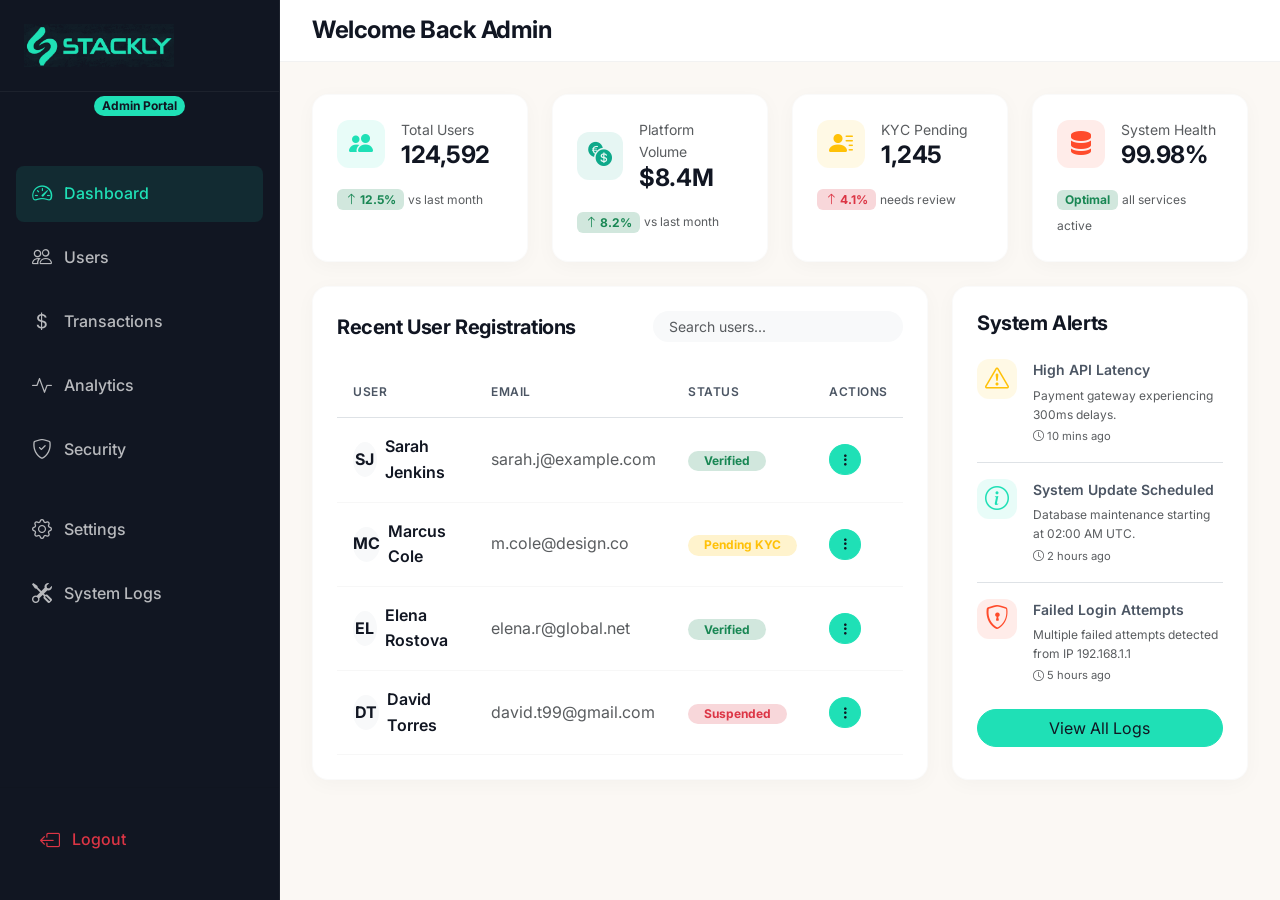
<file: admin-dashboard.html>
<!DOCTYPE html>
<html lang="en">

<head>
    <meta charset="UTF-8">
    <meta name="viewport" content="width=device-width, initial-scale=1.0">
    <title>STACKLY | Admin Dashboard</title>

    <link href="assets/css/bootstrap.min.css" rel="stylesheet">
    <link href="https://cdn.jsdelivr.net/npm/bootstrap-icons@1.11.1/font/bootstrap-icons.css" rel="stylesheet">
    
    <!-- Main styles and specific dashboard styles -->
    <link rel="stylesheet" href="assets/css/style.css">
    <link rel="stylesheet" href="assets/css/dashboard.css?v=1.1">
</head>

<body>
    <div class="dashboard-wrapper">
        <!-- Mobile Sidebar Overlay -->
        <div class="sidebar-overlay" id="sidebarOverlay"></div>

        <!-- Sidebar -->
        <aside class="dashboard-sidebar" id="sidebar">
            <a href="admin-dashboard.html" class="sidebar-brand">
                <img src="assets/images/logo-green.webp" alt="Stackly Logo" style="width: 150px;">
            </a>
            <div class="text-center mb-4"><span class="badge rounded-pill" style="background-color: #1fe0b6; color: #111622;">Admin Portal</span></div>
            
            <nav class="sidebar-nav">
                <a href="#" class="sidebar-link active" data-target="#dashboard">
                    <i class="bi bi-speedometer2"></i> Dashboard
                </a>
                <a href="#" class="sidebar-link" data-target="#users">
                    <i class="bi bi-people"></i> Users
                </a>
                <a href="#" class="sidebar-link" data-target="#transactions">
                    <i class="bi bi-currency-dollar"></i> Transactions
                </a>
                <a href="#" class="sidebar-link" data-target="#analytics">
                    <i class="bi bi-activity"></i> Analytics
                </a>
                <a href="#" class="sidebar-link" data-target="#security">
                    <i class="bi bi-shield-check"></i> Security
                </a>
                <a href="#" class="sidebar-link mt-4" data-target="#settings">
                    <i class="bi bi-gear"></i> Settings
                </a>
                <a href="#" class="sidebar-link" data-target="#logs">
                    <i class="bi bi-tools"></i> System Logs
                </a>
            </nav>

            <div class="sidebar-footer">
                <a href="login.html" class="sidebar-link text-danger">
                    <i class="bi bi-box-arrow-left"></i> Logout
                </a>
            </div>
        </aside>

        <!-- Main Content -->
        <main class="dashboard-main">
            <!-- Navbar -->
            <header class="dashboard-navbar">
                <div class="d-flex align-items-center gap-3">
                    <button class="mobile-toggle" id="mobileToggle">
                        <i class="bi bi-list"></i>
                    </button>
                    <h4 class="mb-0 fw-bold d-none d-sm-block" id="welcomeMessage">Welcome Back Admin</h4>
                </div>

                <div class="d-flex align-items-center gap-4">

                    <div class="navbar-profile">
                        <div class="text-end">
                            <p class="mb-0 fw-bold fs-6" id="userEmailDisplay" style="color: var(--text-main);"></p>
                        </div>
                    </div>
                </div>
            </header>

            <!-- Dashboard Content -->
            <div class="dashboard-content">
                
                <!-- Dashboard Section -->
                <section id="dashboard" class="tab-pane active">
                    <!-- KPI Row -->
                    <div class="row g-4 mb-4">
                        <div class="col-12 col-md-6 col-xl-3">
                            <div class="dash-card bg-glass">
                                <div class="d-flex align-items-center gap-3">
                                    <div class="dash-icon-box bg-light-primary">
                                        <i class="bi bi-people-fill"></i>
                                    </div>
                                    <div>
                                        <p class="text-muted mb-0" style="font-size: 0.875rem;">Total Users</p>
                                        <h4 class="fw-bold mb-0">124,592</h4>
                                    </div>
                                </div>
                                <div class="mt-3">
                                    <span class="badge bg-success-subtle text-success"><i class="bi bi-arrow-up"></i> 12.5%</span>
                                    <span class="text-muted" style="font-size: 0.75rem;">vs last month</span>
                                </div>
                            </div>
                        </div>

                        <div class="col-12 col-md-6 col-xl-3">
                            <div class="dash-card bg-glass">
                                <div class="d-flex align-items-center gap-3">
                                    <div class="dash-icon-box bg-light-purple">
                                        <i class="bi bi-currency-exchange"></i>
                                    </div>
                                    <div>
                                        <p class="text-muted mb-0" style="font-size: 0.875rem;">Platform Volume</p>
                                        <h4 class="fw-bold mb-0">$8.4M</h4>
                                    </div>
                                </div>
                                <div class="mt-3">
                                    <span class="badge bg-success-subtle text-success"><i class="bi bi-arrow-up"></i> 8.2%</span>
                                    <span class="text-muted" style="font-size: 0.75rem;">vs last month</span>
                                </div>
                            </div>
                        </div>

                        <div class="col-12 col-md-6 col-xl-3">
                            <div class="dash-card bg-glass">
                                <div class="d-flex align-items-center gap-3">
                                    <div class="dash-icon-box bg-light-warning">
                                        <i class="bi bi-person-lines-fill"></i>
                                    </div>
                                    <div>
                                        <p class="text-muted mb-0" style="font-size: 0.875rem;">KYC Pending</p>
                                        <h4 class="fw-bold mb-0">1,245</h4>
                                    </div>
                                </div>
                                <div class="mt-3">
                                    <span class="badge bg-danger-subtle text-danger"><i class="bi bi-arrow-up"></i> 4.1%</span>
                                    <span class="text-muted" style="font-size: 0.75rem;">needs review</span>
                                </div>
                            </div>
                        </div>

                        <div class="col-12 col-md-6 col-xl-3">
                            <div class="dash-card bg-glass">
                                <div class="d-flex align-items-center gap-3">
                                    <div class="dash-icon-box bg-light-danger">
                                        <i class="bi bi-server"></i>
                                    </div>
                                    <div>
                                        <p class="text-muted mb-0" style="font-size: 0.875rem;">System Health</p>
                                        <h4 class="fw-bold mb-0">99.98%</h4>
                                    </div>
                                </div>
                                <div class="mt-3">
                                    <span class="badge bg-success-subtle text-success">Optimal</span>
                                    <span class="text-muted" style="font-size: 0.75rem;">all services active</span>
                                </div>
                            </div>
                        </div>
                    </div>

                    <div class="row g-4">
                        <!-- User Management Table -->
                        <div class="col-12 col-xl-8">
                            <div class="dash-card bg-glass">
                                <div class="d-flex flex-column flex-sm-row justify-content-between align-items-start align-items-sm-center gap-3 mb-4">
                                    <h5 class="fw-bold mb-0">Recent User Registrations</h5>
                                    <div class="d-flex gap-2">
                                        <input type="text" id="userSearchInput" class="form-control form-control-sm bg-light border-0 rounded-pill px-3" placeholder="Search users...">
                                    </div>
                                </div>
                                <div class="table-responsive">
                                    <table class="table table-custom table-hover">
                                        <thead>
                                            <tr>
                                                <th>User</th>
                                                <th>Email</th>
                                                <th>Status</th>
                                                <th>Actions</th>
                                            </tr>
                                        </thead>
                                        <tbody id="userTableBody">
                                            <tr>
                                                <td>
                                                    <div class="d-flex align-items-center gap-2">
                                                        <div class="rounded-circle bg-light d-flex justify-content-center align-items-center fw-bold text-primary-violet" style="width: 35px; height: 35px;">SJ</div>
                                                        <span class="fw-semibold">Sarah Jenkins</span>
                                                    </div>
                                                </td>
                                                <td class="text-muted">sarah.j@example.com</td>
                                                <td><span class="badge bg-success-subtle text-success rounded-pill px-3">Verified</span></td>
                                                <td>
                                                    <a href="404.html" class="btn btn-sm btn-light rounded-circle d-inline-flex align-items-center justify-content-center"><i class="bi bi-three-dots-vertical"></i></a>
                                                </td>
                                            </tr>
                                            <tr>
                                                <td>
                                                    <div class="d-flex align-items-center gap-2">
                                                        <div class="rounded-circle bg-light d-flex justify-content-center align-items-center fw-bold text-primary-violet" style="width: 35px; height: 35px;">MC</div>
                                                        <span class="fw-semibold">Marcus Cole</span>
                                                    </div>
                                                </td>
                                                <td class="text-muted">m.cole@design.co</td>
                                                <td><span class="badge bg-warning-subtle text-warning rounded-pill px-3">Pending KYC</span></td>
                                                <td>
                                                    <a href="404.html" class="btn btn-sm btn-light rounded-circle d-inline-flex align-items-center justify-content-center"><i class="bi bi-three-dots-vertical"></i></a>
                                                </td>
                                            </tr>
                                            <tr>
                                                <td>
                                                    <div class="d-flex align-items-center gap-2">
                                                        <div class="rounded-circle bg-light d-flex justify-content-center align-items-center fw-bold text-primary-violet" style="width: 35px; height: 35px;">EL</div>
                                                        <span class="fw-semibold">Elena Rostova</span>
                                                    </div>
                                                </td>
                                                <td class="text-muted">elena.r@global.net</td>
                                                <td><span class="badge bg-success-subtle text-success rounded-pill px-3">Verified</span></td>
                                                <td>
                                                    <a href="404.html" class="btn btn-sm btn-light rounded-circle d-inline-flex align-items-center justify-content-center"><i class="bi bi-three-dots-vertical"></i></a>
                                                </td>
                                            </tr>
                                            <tr>
                                                <td>
                                                    <div class="d-flex align-items-center gap-2">
                                                        <div class="rounded-circle bg-light d-flex justify-content-center align-items-center fw-bold text-primary-violet" style="width: 35px; height: 35px;">DT</div>
                                                        <span class="fw-semibold">David Torres</span>
                                                    </div>
                                                </td>
                                                <td class="text-muted">david.t99@gmail.com</td>
                                                <td><span class="badge bg-danger-subtle text-danger rounded-pill px-3">Suspended</span></td>
                                                <td>
                                                    <a href="404.html" class="btn btn-sm btn-light rounded-circle d-inline-flex align-items-center justify-content-center"><i class="bi bi-three-dots-vertical"></i></a>
                                                </td>
                                            </tr>
                                        </tbody>
                                    </table>
                                </div>
                            </div>
                        </div>

                        <!-- System Alerts -->
                        <div class="col-12 col-xl-4">
                            <div class="dash-card bg-glass">
                                <h5 class="fw-bold mb-4">System Alerts</h5>
                                
                                <div class="d-flex gap-3 border-bottom pb-3 mb-3">
                                    <div class="dash-icon-box bg-light-warning" style="width: 40px; height: 40px; flex-shrink: 0;">
                                        <i class="bi bi-exclamation-triangle"></i>
                                    </div>
                                    <div>
                                        <p class="fw-semibold mb-1" style="font-size: 0.875rem;">High API Latency</p>
                                        <p class="text-muted mb-0" style="font-size: 0.75rem;">Payment gateway experiencing 300ms delays.</p>
                                        <p class="text-muted mt-1 mb-0" style="font-size: 0.7rem;"><i class="bi bi-clock"></i> 10 mins ago</p>
                                    </div>
                                </div>
                                
                                <div class="d-flex gap-3 border-bottom pb-3 mb-3">
                                    <div class="dash-icon-box bg-light-primary" style="width: 40px; height: 40px; flex-shrink: 0;">
                                        <i class="bi bi-info-circle"></i>
                                    </div>
                                    <div>
                                        <p class="fw-semibold mb-1" style="font-size: 0.875rem;">System Update Scheduled</p>
                                        <p class="text-muted mb-0" style="font-size: 0.75rem;">Database maintenance starting at 02:00 AM UTC.</p>
                                        <p class="text-muted mt-1 mb-0" style="font-size: 0.7rem;"><i class="bi bi-clock"></i> 2 hours ago</p>
                                    </div>
                                </div>
                                
                                <div class="d-flex gap-3">
                                    <div class="dash-icon-box bg-light-danger" style="width: 40px; height: 40px; flex-shrink: 0;">
                                        <i class="bi bi-shield-lock"></i>
                                    </div>
                                    <div>
                                        <p class="fw-semibold mb-1" style="font-size: 0.875rem;">Failed Login Attempts</p>
                                        <p class="text-muted mb-0" style="font-size: 0.75rem;">Multiple failed attempts detected from IP 192.168.1.1</p>
                                        <p class="text-muted mt-1 mb-0" style="font-size: 0.7rem;"><i class="bi bi-clock"></i> 5 hours ago</p>
                                    </div>
                                </div>
                                
                                <a href="404.html" class="btn btn-outline-dark w-100 mt-4 rounded-pill">View All Logs</a>
                            </div>
                        </div>
                    </div>
                </section>
                
                <!-- Users Section -->
                <section id="users" class="tab-pane">
                    <div class="dash-card bg-glass">
                        <div class="d-flex flex-column flex-sm-row justify-content-between align-items-start align-items-sm-center gap-3 mb-4">
                            <h3 class="fw-bold mb-0">User Directory</h3>
                            <button onclick="window.location.href='404.html'" class="btn btn-premium rounded-pill px-4">Export CSV</button>
                        </div>
                        <p class="text-muted mb-4">Manage all registered users on the platform.</p>
                        
                        <div class="table-responsive">
                            <table class="table table-custom table-hover">
                                <thead>
                                    <tr>
                                        <th>Name</th>
                                        <th>Email</th>
                                        <th>Role</th>
                                        <th>Status</th>
                                        <th>Joined Date</th>
                                        <th>Actions</th>
                                    </tr>
                                </thead>
                                <tbody>
                                    <tr>
                                        <td><strong>John Doe</strong></td>
                                        <td class="text-muted">john.d@example.com</td>
                                        <td>User</td>
                                        <td><span class="badge bg-success-subtle text-success rounded-pill px-3">Active</span></td>
                                        <td>Aug 10, 2026</td>
                                        <td><a href="404.html" class="btn btn-sm btn-outline-dark rounded-pill">Edit</a></td>
                                    </tr>
                                    <tr>
                                        <td><strong>Sarah Jenkins</strong></td>
                                        <td class="text-muted">sarah.j@example.com</td>
                                        <td>Pro User</td>
                                        <td><span class="badge bg-success-subtle text-success rounded-pill px-3">Active</span></td>
                                        <td>Jul 22, 2026</td>
                                        <td><a href="404.html" class="btn btn-sm btn-outline-dark rounded-pill">Edit</a></td>
                                    </tr>
                                    <tr>
                                        <td><strong>Marcus Cole</strong></td>
                                        <td class="text-muted">m.cole@design.co</td>
                                        <td>User</td>
                                        <td><span class="badge bg-warning-subtle text-warning rounded-pill px-3">Pending KYC</span></td>
                                        <td>Aug 15, 2026</td>
                                        <td><a href="404.html" class="btn btn-sm btn-outline-dark rounded-pill">Edit</a></td>
                                    </tr>
                                    <tr>
                                        <td><strong>David Torres</strong></td>
                                        <td class="text-muted">david.t99@gmail.com</td>
                                        <td>User</td>
                                        <td><span class="badge bg-danger-subtle text-danger rounded-pill px-3">Suspended</span></td>
                                        <td>Jan 05, 2026</td>
                                        <td><a href="404.html" class="btn btn-sm btn-outline-dark rounded-pill">Edit</a></td>
                                    </tr>
                                </tbody>
                            </table>
                        </div>
                    </div>
                </section>

                <!-- Transactions Section -->
                <section id="transactions" class="tab-pane">
                    <div class="dash-card bg-glass">
                        <div class="d-flex flex-column flex-sm-row justify-content-between align-items-start align-items-sm-center gap-3 mb-4">
                            <h3 class="fw-bold mb-0">Platform Transactions</h3>
                            <div class="d-flex gap-2">
                                <select id="txnFilterSelect" class="form-select form-select-sm border-0 bg-light rounded-pill px-3">
                                    <option value="all">All Types</option>
                                    <option value="deposit">Deposits</option>
                                    <option value="withdrawal">Withdrawals</option>
                                    <option value="transfer">Transfers</option>
                                </select>
                            </div>
                        </div>
                        <div class="table-responsive">
                            <table class="table table-custom table-hover">
                                <thead>
                                    <tr>
                                        <th>Txn ID</th>
                                        <th>User</th>
                                        <th>Type</th>
                                        <th>Amount</th>
                                        <th>Status</th>
                                        <th>Date</th>
                                    </tr>
                                </thead>
                                <tbody id="txnTableBody">
                                    <tr>
                                        <td>#TXN-8921</td>
                                        <td>Sarah Jenkins</td>
                                        <td>Deposit</td>
                                        <td class="fw-bold text-success">+$5,000.00</td>
                                        <td><span class="badge bg-success-subtle text-success px-2 rounded-pill">Completed</span></td>
                                        <td>Aug 21, 2026</td>
                                    </tr>
                                    <tr>
                                        <td>#TXN-8920</td>
                                        <td>Marcus Cole</td>
                                        <td>Withdrawal</td>
                                        <td class="fw-bold">-$1,250.00</td>
                                        <td><span class="badge bg-warning-subtle text-warning px-2 rounded-pill">Processing</span></td>
                                        <td>Aug 21, 2026</td>
                                    </tr>
                                    <tr>
                                        <td>#TXN-8919</td>
                                        <td>John Doe</td>
                                        <td>Transfer</td>
                                        <td class="fw-bold">-$450.00</td>
                                        <td><span class="badge bg-success-subtle text-success px-2 rounded-pill">Completed</span></td>
                                        <td>Aug 20, 2026</td>
                                    </tr>
                                </tbody>
                            </table>
                        </div>
                    </div>
                </section>

                <!-- Analytics Section -->
                <section id="analytics" class="tab-pane">
                    <div class="row g-4 mb-4">
                        <div class="col-12">
                            <h3 class="fw-bold mb-0">Platform Analytics</h3>
                        </div>
                        <div class="col-md-4">
                            <div class="dash-card bg-glass text-center">
                                <div class="dash-icon-box bg-light-primary mx-auto mb-3">
                                    <i class="bi bi-currency-dollar"></i>
                                </div>
                                <h2 class="fw-bold text-primary-violet">$2.4M</h2>
                                <p class="text-muted mb-0">Monthly Revenue</p>
                            </div>
                        </div>
                        <div class="col-md-4">
                            <div class="dash-card bg-glass text-center">
                                <div class="dash-icon-box bg-light-purple mx-auto mb-3">
                                    <i class="bi bi-person-plus"></i>
                                </div>
                                <h2 class="fw-bold text-primary-purple">15.2k</h2>
                                <p class="text-muted mb-0">New Signups</p>
                            </div>
                        </div>
                        <div class="col-md-4">
                            <div class="dash-card bg-glass text-center">
                                <div class="dash-icon-box bg-light-success mx-auto mb-3" style="background: rgba(25, 135, 84, 0.1); color: #198754;">
                                    <i class="bi bi-graph-up-arrow"></i>
                                </div>
                                <h2 class="fw-bold text-success">94%</h2>
                                <p class="text-muted mb-0">User Retention</p>
                            </div>
                        </div>
                    </div>
                    <div class="row g-4">
                        <div class="col-md-6">
                            <div class="dash-card bg-glass">
                                <h5 class="fw-bold mb-3">Top Geographies</h5>
                                <ul class="list-group list-group-flush bg-transparent">
                                    <li class="list-group-item bg-transparent d-flex justify-content-between align-items-center">
                                        United States
                                        <span class="badge bg-primary rounded-pill">45%</span>
                                    </li>
                                    <li class="list-group-item bg-transparent d-flex justify-content-between align-items-center">
                                        United Kingdom
                                        <span class="badge bg-primary rounded-pill">25%</span>
                                    </li>
                                    <li class="list-group-item bg-transparent d-flex justify-content-between align-items-center">
                                        Canada
                                        <span class="badge bg-primary rounded-pill">15%</span>
                                    </li>
                                </ul>
                            </div>
                        </div>
                    </div>
                </section>

                <!-- Security Section -->
                <section id="security" class="tab-pane">
                    <div class="dash-card bg-glass">
                        <h3 class="fw-bold mb-4">Security Logs</h3>
                        <div class="table-responsive">
                            <table class="table table-custom">
                                <thead>
                                    <tr>
                                        <th>Event</th>
                                        <th>IP Address</th>
                                        <th>Location</th>
                                        <th>Time</th>
                                        <th>Status</th>
                                    </tr>
                                </thead>
                                <tbody>
                                    <tr>
                                        <td>Failed Admin Login</td>
                                        <td>192.168.1.45</td>
                                        <td>Moscow, RU</td>
                                        <td>10 mins ago</td>
                                        <td><span class="badge bg-danger-subtle text-danger px-2 rounded-pill">Blocked</span></td>
                                    </tr>
                                    <tr>
                                        <td>API Key Rotated</td>
                                        <td>10.0.0.5</td>
                                        <td>Internal System</td>
                                        <td>1 hr ago</td>
                                        <td><span class="badge bg-success-subtle text-success px-2 rounded-pill">Success</span></td>
                                    </tr>
                                    <tr>
                                        <td>Multiple Failed Auth</td>
                                        <td>45.22.19.10</td>
                                        <td>Unknown</td>
                                        <td>2 hrs ago</td>
                                        <td><span class="badge bg-warning-subtle text-warning px-2 rounded-pill">Flagged</span></td>
                                    </tr>
                                </tbody>
                            </table>
                        </div>
                    </div>
                </section>

                <!-- Settings Section -->
                <section id="settings" class="tab-pane">
                    <div class="dash-card bg-glass">
                        <h3 class="fw-bold mb-4">Global Configuration</h3>
                        <form class="row g-4">
                            <div class="col-md-6">
                                <label class="form-label fw-bold">Platform Name</label>
                                <input type="text" class="form-control bg-light border-0" value="Stackly Fintech">
                            </div>
                            <div class="col-md-6">
                                <label class="form-label fw-bold">Support Email</label>
                                <input type="email" class="form-control bg-light border-0" value="support@stackly.com">
                            </div>
                            <div class="col-md-6">
                                <label class="form-label fw-bold">Maintenance Mode</label>
                                <div class="form-check form-switch">
                                    <input class="form-check-input" type="checkbox" id="maintMode">
                                    <label class="form-check-label" for="maintMode">Enable maintenance screen</label>
                                </div>
                            </div>
                            <div class="col-12 mt-4">
                                <a href="404.html" class="btn btn-premium px-5 rounded-pill">Save Configuration</a>
                            </div>
                        </form>
                    </div>
                </section>

                <!-- System Logs Section -->
                <section id="logs" class="tab-pane">
                    <div class="dash-card bg-glass" style="background-color: #111622; color: #1fe0b6;">
                        <h3 class="fw-bold mb-4 text-white">System Output</h3>
                        <pre style="font-family: monospace;">
[2026-08-21 10:42:01] INFO: Server successfully restarted.
[2026-08-21 10:45:12] WARN: High CPU load detected on Worker 4.
[2026-08-21 10:46:00] INFO: Database backup completed successfully.
[2026-08-21 10:50:33] ERROR: Connection lost to payment gateway. Retrying...
[2026-08-21 10:50:35] INFO: Connection re-established.
                        </pre>
                    </div>
                </section>
                
            </div>
        </main>
    </div>

    <script src="https://cdn.jsdelivr.net/npm/bootstrap@5.3.2/dist/js/bootstrap.bundle.min.js"></script>
    <script>
        document.addEventListener('DOMContentLoaded', () => {
            const mobileToggle = document.getElementById('mobileToggle');
            const sidebar = document.getElementById('sidebar');
            const overlay = document.getElementById('sidebarOverlay');

            // Sidebar Toggle
            function toggleSidebar() {
                sidebar.classList.toggle('show');
                overlay.classList.toggle('show');
                document.body.classList.toggle('menu-open');
                document.documentElement.classList.toggle('menu-open');
            }

            mobileToggle.addEventListener('click', toggleSidebar);
            overlay.addEventListener('click', toggleSidebar);

            // Display User Email
            const storedEmail = localStorage.getItem('stacklyUserEmail');
            const emailDisplay = document.getElementById('userEmailDisplay');
            if(storedEmail && emailDisplay) {
                emailDisplay.textContent = storedEmail;
            }

            // Display User Name
            const storedName = localStorage.getItem('stacklyUserName');
            const welcomeMsg = document.getElementById('welcomeMessage');
            if (storedName && welcomeMsg) {
                welcomeMsg.textContent = `Welcome Back ${storedName}`;
            }

            // Tab Navigation Logic (SPA)
            const sidebarLinks = document.querySelectorAll('.sidebar-nav .sidebar-link');
            const tabPanes = document.querySelectorAll('.tab-pane');

            // Initialize tabs - hide all except active
            tabPanes.forEach(pane => {
                if(!pane.classList.contains('active')) {
                    pane.style.display = 'none';
                } else {
                    pane.style.display = 'block';
                }
            });

            sidebarLinks.forEach(link => {
                link.addEventListener('click', (e) => {
                    const targetId = link.getAttribute('data-target');
                    if(targetId && targetId !== '#') {
                        e.preventDefault();
                        
                        // Update active link
                        sidebarLinks.forEach(l => l.classList.remove('active'));
                        link.classList.add('active');

                        // Hide all panes
                        tabPanes.forEach(pane => {
                            pane.classList.remove('active');
                            pane.style.display = 'none';
                        });

                        // Show target pane
                        const targetPane = document.querySelector(targetId);
                        if(targetPane) {
                            targetPane.classList.add('active');
                            targetPane.style.display = 'block';
                        }
                        
                        // Close sidebar on mobile after clicking
                        if(window.innerWidth < 992) {
                            toggleSidebar();
                        }
                    }
                });
            });

            // User Search Filter
            const userSearchInput = document.getElementById('userSearchInput');
            const userTableBody = document.getElementById('userTableBody');
            
            if (userSearchInput && userTableBody) {
                userSearchInput.addEventListener('keyup', function() {
                    const filter = this.value.toLowerCase();
                    const rows = userTableBody.getElementsByTagName('tr');
                    
                    for (let i = 0; i < rows.length; i++) {
                        const row = rows[i];
                        const textContent = row.textContent.toLowerCase();
                        if (textContent.indexOf(filter) > -1) {
                            row.style.display = '';
                        } else {
                            row.style.display = 'none';
                        }
                    }
                });
            }

            // Transactions Dropdown Filter
            const txnFilterSelect = document.getElementById('txnFilterSelect');
            const txnTableBody = document.getElementById('txnTableBody');

            if (txnFilterSelect && txnTableBody) {
                txnFilterSelect.addEventListener('change', function() {
                    const filter = this.value.toLowerCase();
                    const rows = txnTableBody.getElementsByTagName('tr');
                    
                    for (let i = 0; i < rows.length; i++) {
                        const row = rows[i];
                        // Type is the 3rd column (index 2)
                        const typeCell = row.getElementsByTagName('td')[2];
                        if (typeCell) {
                            const typeText = typeCell.textContent.toLowerCase();
                            if (filter === 'all' || typeText.includes(filter)) {
                                row.style.display = '';
                            } else {
                                row.style.display = 'none';
                            }
                        }
                    }
                });
            }
        });
    </script>
</body>

</html>
</file>
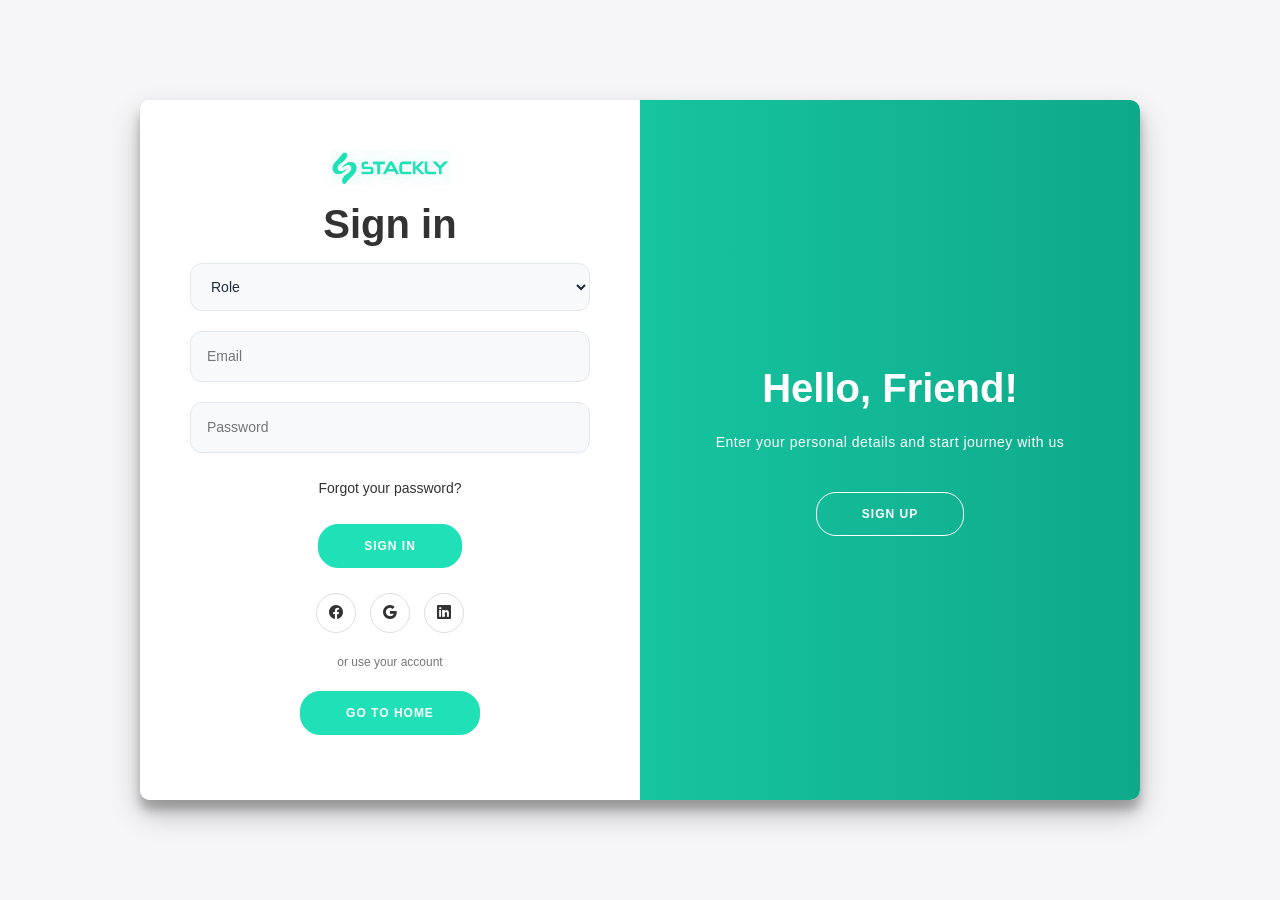
<file: login.html>
<!DOCTYPE html>
<html lang="en">
<head>
    <meta charset="UTF-8">
    <meta name="viewport" content="width=device-width, initial-scale=1.0">
    <title>STACKLY | Login</title>

    <link href="assets/css/bootstrap.min.css" rel="stylesheet">
    <link href="https://cdn.jsdelivr.net/npm/bootstrap-icons@1.11.1/font/bootstrap-icons.css" rel="stylesheet">
    
    <style>
        body {
            background: #f6f5f7;
            display: flex;
            justify-content: center;
            align-items: center;
            flex-direction: column;
            font-family: 'Inter', sans-serif;
            height: 100vh;
            margin: 0;
            overflow: hidden;
        }

        h1 {
            font-weight: bold;
            margin: 0;
            color: #333;
        }

        p {
            font-size: 14px;
            font-weight: 100;
            line-height: 20px;
            letter-spacing: 0.5px;
            margin: 20px 0 30px;
            color: #fff;
        }

        span {
            font-size: 12px;
            color: #777;
        }

        a {
            color: #333;
            font-size: 14px;
            text-decoration: none;
            margin: 15px 0;
        }

        button {
            border-radius: 20px;
            border: 1px solid #1fe0b6;
            background-color: #1fe0b6;
            color: #FFFFFF;
            font-size: 12px;
            font-weight: bold;
            padding: 12px 45px;
            letter-spacing: 1px;
            text-transform: uppercase;
            transition: transform 80ms ease-in;
            cursor: pointer;
            margin-top: 10px;
        }

        button:active {
            transform: scale(0.95);
        }

        button:focus {
            outline: none;
        }

        button.ghost {
            background-color: transparent;
            border-color: #FFFFFF;
        }

        .home-btn {
            border-radius: 20px;
            border: 1px solid #1fe0b6;
            background-color: #1fe0b6;
            color: #FFFFFF !important;
            font-size: 12px;
            font-weight: bold;
            padding: 12px 45px;
            letter-spacing: 1px;
            text-transform: uppercase;
            transition: transform 80ms ease-in;
            cursor: pointer;
            margin-top: 10px;
            text-decoration: none;
            display: inline-block;
        }

        .home-btn:active {
            transform: scale(0.95);
        }

        form {
            background-color: #FFFFFF;
            display: flex;
            align-items: center;
            justify-content: center;
            flex-direction: column;
            padding: 0 50px;
            height: 100%;
            text-align: center;
        }

        input, select {
            background-color: #f8f9fa;
            border: 1px solid #e2e8f0;
            padding: 14px 16px;
            margin: 10px 0;
            width: 100%;
            border-radius: 12px;
            color: #1e293b;
            font-size: 14px;
            transition: all 0.3s ease;
            box-shadow: 0 1px 2px rgba(0,0,0,0.02);
        }

        input:focus, select:focus {
            outline: none;
            background-color: #ffffff;
            border-color: #1fe0b6;
            box-shadow: 0 0 0 3px rgba(31, 224, 182, 0.15);
        }

        .container-auth {
            background-color: #fff;
            border-radius: 10px;
            box-shadow: 0 14px 28px rgba(0,0,0,0.25), 0 10px 10px rgba(0,0,0,0.22);
            position: relative;
            overflow: hidden;
            width: 1000px;
            max-width: 100%;
            min-height: 700px;
        }

        .form-container {
            position: absolute;
            top: 0;
            height: 100%;
            transition: all 0.6s ease-in-out;
        }

        .sign-in-container {
            left: 0;
            width: 50%;
            z-index: 2;
        }

        .container-auth.right-panel-active .sign-in-container {
            transform: translateX(100%);
        }

        .sign-up-container {
            left: 0;
            width: 50%;
            opacity: 0;
            z-index: 1;
        }

        .container-auth.right-panel-active .sign-up-container {
            transform: translateX(100%);
            opacity: 1;
            z-index: 5;
            animation: show 0.6s;
        }

        @keyframes show {
            0%, 49.99% {
                opacity: 0;
                z-index: 1;
            }
            
            50%, 100% {
                opacity: 1;
                z-index: 5;
            }
        }

        .overlay-container {
            position: absolute;
            top: 0;
            left: 50%;
            width: 50%;
            height: 100%;
            overflow: hidden;
            transition: transform 0.6s ease-in-out;
            z-index: 100;
        }

        .container-auth.right-panel-active .overlay-container{
            transform: translateX(-100%);
        }

        .overlay {
            background: #0ea98a;
            background: -webkit-linear-gradient(to right, #1fe0b6, #0ea98a);
            background: linear-gradient(to right, #1fe0b6, #0ea98a);
            background-repeat: no-repeat;
            background-size: cover;
            background-position: 0 0;
            color: #FFFFFF;
            position: relative;
            left: -100%;
            height: 100%;
            width: 200%;
            transform: translateX(0);
            transition: transform 0.6s ease-in-out;
        }

        .container-auth.right-panel-active .overlay {
            transform: translateX(50%);
        }

        .overlay-panel {
            position: absolute;
            display: flex;
            align-items: center;
            justify-content: center;
            flex-direction: column;
            padding: 0 40px;
            text-align: center;
            top: 0;
            height: 100%;
            width: 50%;
            transform: translateX(0);
            transition: transform 0.6s ease-in-out;
        }

        .overlay-left {
            transform: translateX(-20%);
        }

        .container-auth.right-panel-active .overlay-left {
            transform: translateX(0);
        }

        .overlay-right {
            right: 0;
            transform: translateX(0);
        }

        .container-auth.right-panel-active .overlay-right {
            transform: translateX(20%);
        }

        .social-container {
            margin: 20px 0;
        }

        .social-container a {
            border: 1px solid #DDDDDD;
            border-radius: 50%;
            display: inline-flex;
            justify-content: center;
            align-items: center;
            margin: 0 5px;
            height: 40px;
            width: 40px;
            color: #333;
            transition: all 0.3s;
        }
        
        .social-container a:hover {
            border-color: #1fe0b6;
            color: #1fe0b6;
        }

        @media (max-width: 768px) {
            .container-auth {
                min-height: 100vh;
                border-radius: 0;
            }
            .overlay-container {
                display: none;
            }
            .sign-in-container, .sign-up-container {
                width: 100%;
                left: 0;
            }
            .container-auth .sign-in-container {
                transform: translateX(0) !important;
                opacity: 1 !important;
                z-index: 5 !important;
                transition: opacity 0.3s;
            }
            .container-auth .sign-up-container {
                transform: translateX(0) !important;
                opacity: 0 !important;
                z-index: 1 !important;
                pointer-events: none;
                transition: opacity 0.3s;
            }
            .container-auth.right-panel-active .sign-in-container {
                opacity: 0 !important;
                z-index: 1 !important;
                pointer-events: none;
            }
            .container-auth.right-panel-active .sign-up-container {
                opacity: 1 !important;
                z-index: 5 !important;
                pointer-events: auto;
            }
            .mobile-toggle-auth {
                display: block !important;
            }
        }
        .mobile-toggle-auth {
            display: none;
            margin-top: 15px;
            color: #1fe0b6;
            font-weight: bold;
            cursor: pointer;
        }
    </style>
</head>
<body>
    <div class="container-auth" id="container">
        <div class="form-container sign-up-container">
            <form onsubmit="event.preventDefault(); window.location.href = this.role.value === 'admin' ? 'admin-dashboard.html' : 'user-dashboard.html';">
                <img src="assets/images/logo-green.webp" alt="Stackly Logo" style="width: 120px; margin-bottom: 15px;">
                <h1>Create Account</h1>
                <select name="role" required style="margin-top: 15px;">
                    <option value="" disabled selected>Role</option>
                    <option value="admin">Admin</option>
                    <option value="user">User</option>
                </select>
                <input type="text" placeholder="Name" required />
                <input type="email" placeholder="Email" required />
                <input type="password" placeholder="Password" required />
                <button type="submit">Sign Up</button>
                <div class="mobile-toggle-auth" id="mobileSignIn">Already have an account? Sign In</div>
                <div class="social-container" style="margin-top: 25px;">
                    <a href="404.html" class="social"><i class="bi bi-facebook"></i></a>
                    <a href="404.html" class="social"><i class="bi bi-google"></i></a>
                    <a href="404.html" class="social"><i class="bi bi-linkedin"></i></a>
                </div>
                <span style="margin-bottom: 10px;">or use your email for registration</span>
                <a href="home.html" class="home-btn">Go to Home</a>
            </form>
        </div>
        <div class="form-container sign-in-container">
            <form onsubmit="event.preventDefault(); localStorage.setItem('stacklyUserEmail', this.email.value); window.location.href = this.role.value === 'admin' ? 'admin-dashboard.html' : 'user-dashboard.html';">
                <img src="assets/images/logo-green.webp" alt="Stackly Logo" style="width: 120px; margin-bottom: 15px;">
                <h1>Sign in</h1>
                <select name="role" required style="margin-top: 15px;">
                    <option value="" disabled selected>Role</option>
                    <option value="admin">Admin</option>
                    <option value="user">User</option>
                </select>
                <input type="email" name="email" placeholder="Email" required />
                <input type="password" placeholder="Password" required />
                <a href="404.html">Forgot your password?</a>
                <button type="submit">Sign In</button>
                <div class="mobile-toggle-auth" id="mobileSignUp">Don't have an account? Sign Up</div>
                <div class="social-container" style="margin-top: 25px;">
                    <a href="404.html" class="social"><i class="bi bi-facebook"></i></a>
                    <a href="404.html" class="social"><i class="bi bi-google"></i></a>
                    <a href="404.html" class="social"><i class="bi bi-linkedin"></i></a>
                </div>
                <span style="margin-bottom: 10px;">or use your account</span>
                <a href="home.html" class="home-btn">Go to Home</a>
            </form>
        </div>
        <div class="overlay-container">
            <div class="overlay">
                <div class="overlay-panel overlay-left">
                    <h1 class="text-white">Welcome Back!</h1>
                    <p>To keep connected with us please login with your personal info</p>
                    <button class="ghost" id="signIn">Sign In</button>
                </div>
                <div class="overlay-panel overlay-right">
                    <h1 class="text-white">Hello, Friend!</h1>
                    <p>Enter your personal details and start journey with us</p>
                    <button class="ghost" id="signUp">Sign Up</button>
                </div>
            </div>
        </div>
    </div>

    <script>
        const signUpButton = document.getElementById('signUp');
        const signInButton = document.getElementById('signIn');
        const mobileSignUpButton = document.getElementById('mobileSignUp');
        const mobileSignInButton = document.getElementById('mobileSignIn');
        const container = document.getElementById('container');

        signUpButton.addEventListener('click', () => {
            window.location.href = 'signup.html';
        });

        signInButton.addEventListener('click', () => {
            container.classList.remove("right-panel-active");
        });
        
        mobileSignUpButton.addEventListener('click', () => {
            window.location.href = 'signup.html';
        });

        mobileSignInButton.addEventListener('click', () => {
            container.classList.remove("right-panel-active");
        });
    </script>
</body>
</html>
</file>
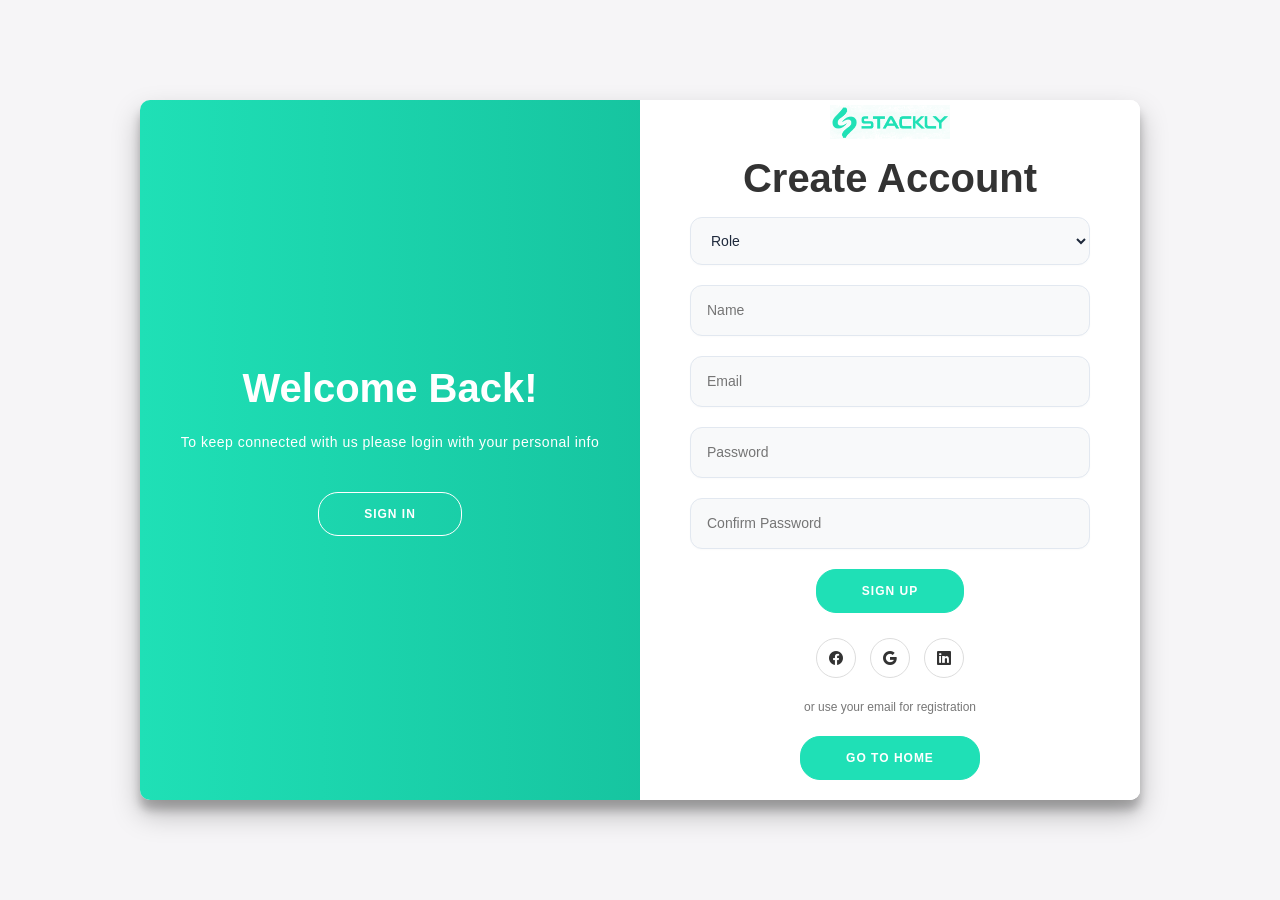
<file: signup.html>
<!DOCTYPE html>
<html lang="en">
<head>
    <meta charset="UTF-8">
    <meta name="viewport" content="width=device-width, initial-scale=1.0">
    <title>STACKLY | Login</title>

    <link href="assets/css/bootstrap.min.css" rel="stylesheet">
    <link href="https://cdn.jsdelivr.net/npm/bootstrap-icons@1.11.1/font/bootstrap-icons.css" rel="stylesheet">
    
    <style>
        body {
            background: #f6f5f7;
            display: flex;
            justify-content: center;
            align-items: center;
            flex-direction: column;
            font-family: 'Inter', sans-serif;
            height: 100vh;
            margin: 0;
            overflow: hidden;
        }

        h1 {
            font-weight: bold;
            margin: 0;
            color: #333;
        }

        p {
            font-size: 14px;
            font-weight: 100;
            line-height: 20px;
            letter-spacing: 0.5px;
            margin: 20px 0 30px;
            color: #fff;
        }

        span {
            font-size: 12px;
            color: #777;
        }

        a {
            color: #333;
            font-size: 14px;
            text-decoration: none;
            margin: 15px 0;
        }

        button {
            border-radius: 20px;
            border: 1px solid #1fe0b6;
            background-color: #1fe0b6;
            color: #FFFFFF;
            font-size: 12px;
            font-weight: bold;
            padding: 12px 45px;
            letter-spacing: 1px;
            text-transform: uppercase;
            transition: transform 80ms ease-in;
            cursor: pointer;
            margin-top: 10px;
        }

        button:active {
            transform: scale(0.95);
        }

        button:focus {
            outline: none;
        }

        button.ghost {
            background-color: transparent;
            border-color: #FFFFFF;
        }

        .home-btn {
            border-radius: 20px;
            border: 1px solid #1fe0b6;
            background-color: #1fe0b6;
            color: #FFFFFF !important;
            font-size: 12px;
            font-weight: bold;
            padding: 12px 45px;
            letter-spacing: 1px;
            text-transform: uppercase;
            transition: transform 80ms ease-in;
            cursor: pointer;
            margin-top: 10px;
            text-decoration: none;
            display: inline-block;
        }

        .home-btn:active {
            transform: scale(0.95);
        }

        form {
            background-color: #FFFFFF;
            display: flex;
            align-items: center;
            justify-content: center;
            flex-direction: column;
            padding: 0 50px;
            height: 100%;
            text-align: center;
        }

        input, select {
            background-color: #f8f9fa;
            border: 1px solid #e2e8f0;
            padding: 14px 16px;
            margin: 10px 0;
            width: 100%;
            border-radius: 12px;
            color: #1e293b;
            font-size: 14px;
            transition: all 0.3s ease;
            box-shadow: 0 1px 2px rgba(0,0,0,0.02);
        }

        input:focus, select:focus {
            outline: none;
            background-color: #ffffff;
            border-color: #1fe0b6;
            box-shadow: 0 0 0 3px rgba(31, 224, 182, 0.15);
        }

        .container-auth {
            background-color: #fff;
            border-radius: 10px;
            box-shadow: 0 14px 28px rgba(0,0,0,0.25), 0 10px 10px rgba(0,0,0,0.22);
            position: relative;
            overflow: hidden;
            width: 1000px;
            max-width: 100%;
            min-height: 700px;
        }

        .form-container {
            position: absolute;
            top: 0;
            height: 100%;
            transition: all 0.6s ease-in-out;
        }

        .sign-in-container {
            left: 0;
            width: 50%;
            z-index: 2;
        }

        .container-auth.right-panel-active .sign-in-container {
            transform: translateX(100%);
        }

        .sign-up-container {
            left: 0;
            width: 50%;
            opacity: 0;
            z-index: 1;
        }

        .container-auth.right-panel-active .sign-up-container {
            transform: translateX(100%);
            opacity: 1;
            z-index: 5;
            animation: show 0.6s;
        }

        @keyframes show {
            0%, 49.99% {
                opacity: 0;
                z-index: 1;
            }
            
            50%, 100% {
                opacity: 1;
                z-index: 5;
            }
        }

        .overlay-container {
            position: absolute;
            top: 0;
            left: 50%;
            width: 50%;
            height: 100%;
            overflow: hidden;
            transition: transform 0.6s ease-in-out;
            z-index: 100;
        }

        .container-auth.right-panel-active .overlay-container{
            transform: translateX(-100%);
        }

        .overlay {
            background: #0ea98a;
            background: -webkit-linear-gradient(to right, #1fe0b6, #0ea98a);
            background: linear-gradient(to right, #1fe0b6, #0ea98a);
            background-repeat: no-repeat;
            background-size: cover;
            background-position: 0 0;
            color: #FFFFFF;
            position: relative;
            left: -100%;
            height: 100%;
            width: 200%;
            transform: translateX(0);
            transition: transform 0.6s ease-in-out;
        }

        .container-auth.right-panel-active .overlay {
            transform: translateX(50%);
        }

        .overlay-panel {
            position: absolute;
            display: flex;
            align-items: center;
            justify-content: center;
            flex-direction: column;
            padding: 0 40px;
            text-align: center;
            top: 0;
            height: 100%;
            width: 50%;
            transform: translateX(0);
            transition: transform 0.6s ease-in-out;
        }

        .overlay-left {
            transform: translateX(-20%);
        }

        .container-auth.right-panel-active .overlay-left {
            transform: translateX(0);
        }

        .overlay-right {
            right: 0;
            transform: translateX(0);
        }

        .container-auth.right-panel-active .overlay-right {
            transform: translateX(20%);
        }

        .social-container {
            margin: 20px 0;
        }

        .social-container a {
            border: 1px solid #DDDDDD;
            border-radius: 50%;
            display: inline-flex;
            justify-content: center;
            align-items: center;
            margin: 0 5px;
            height: 40px;
            width: 40px;
            color: #333;
            transition: all 0.3s;
        }
        
        .social-container a:hover {
            border-color: #1fe0b6;
            color: #1fe0b6;
        }

        @media (max-width: 768px) {
            .container-auth {
                min-height: 100vh;
                border-radius: 0;
            }
            .overlay-container {
                display: none;
            }
            .sign-in-container, .sign-up-container {
                width: 100%;
                left: 0;
            }
            .container-auth .sign-in-container {
                transform: translateX(0) !important;
                opacity: 1 !important;
                z-index: 5 !important;
                transition: opacity 0.3s;
            }
            .container-auth .sign-up-container {
                transform: translateX(0) !important;
                opacity: 0 !important;
                z-index: 1 !important;
                pointer-events: none;
                transition: opacity 0.3s;
            }
            .container-auth.right-panel-active .sign-in-container {
                opacity: 0 !important;
                z-index: 1 !important;
                pointer-events: none;
            }
            .container-auth.right-panel-active .sign-up-container {
                opacity: 1 !important;
                z-index: 5 !important;
                pointer-events: auto;
            }
            .mobile-toggle-auth {
                display: block !important;
            }
        }
        .mobile-toggle-auth {
            display: none;
            margin-top: 15px;
            color: #1fe0b6;
            font-weight: bold;
            cursor: pointer;
        }
    </style>
</head>
<body>
    <div class="container-auth right-panel-active" id="container">
        <div class="form-container sign-up-container">
            <form onsubmit="event.preventDefault(); if(this.password.value !== this.confirm_password.value) { alert('Passwords do not match!'); return; } localStorage.setItem('stacklyUserEmail', this.email.value); localStorage.setItem('stacklyUserName', this.name.value); window.location.href = 'login.html';">
                <img src="assets/images/logo-green.webp" alt="Stackly Logo" style="width: 120px; margin-bottom: 15px;">
                <h1>Create Account</h1>
                <select name="role" required style="margin-top: 15px;">
                    <option value="" disabled selected>Role</option>
                    <option value="admin">Admin</option>
                    <option value="user">User</option>
                </select>
                <input type="text" name="name" placeholder="Name" required />
                <input type="email" name="email" placeholder="Email" required />
                <input type="password" name="password" placeholder="Password" required />
                <input type="password" name="confirm_password" placeholder="Confirm Password" required />
                <button type="submit">Sign Up</button>
                <div class="mobile-toggle-auth" id="mobileSignIn">Already have an account? Sign In</div>
                <div class="social-container" style="margin-top: 25px;">
                    <a href="404.html" class="social"><i class="bi bi-facebook"></i></a>
                    <a href="404.html" class="social"><i class="bi bi-google"></i></a>
                    <a href="404.html" class="social"><i class="bi bi-linkedin"></i></a>
                </div>
                <span style="margin-bottom: 10px;">or use your email for registration</span>
                <a href="home.html" class="home-btn">Go to Home</a>
            </form>
        </div>
        <div class="form-container sign-in-container">
            <form onsubmit="event.preventDefault(); window.location.href = this.role.value === 'admin' ? 'admin-dashboard.html' : 'user-dashboard.html';">
                <img src="assets/images/logo-green.webp" alt="Stackly Logo" style="width: 120px; margin-bottom: 15px;">
                <h1>Sign in</h1>
                <select name="role" required style="margin-top: 15px;">
                    <option value="" disabled selected>Role</option>
                    <option value="admin">Admin</option>
                    <option value="user">User</option>
                </select>
                <input type="email" placeholder="Email" required />
                <input type="password" placeholder="Password" required />
                <a href="404.html">Forgot your password?</a>
                <button type="submit">Sign In</button>
                <div class="mobile-toggle-auth" id="mobileSignUp">Don't have an account? Sign Up</div>
                <div class="social-container" style="margin-top: 25px;">
                    <a href="404.html" class="social"><i class="bi bi-facebook"></i></a>
                    <a href="404.html" class="social"><i class="bi bi-google"></i></a>
                    <a href="404.html" class="social"><i class="bi bi-linkedin"></i></a>
                </div>
                <span style="margin-bottom: 10px;">or use your account</span>
                <a href="home.html" class="home-btn">Go to Home</a>
            </form>
        </div>
        <div class="overlay-container">
            <div class="overlay">
                <div class="overlay-panel overlay-left">
                    <h1 class="text-white">Welcome Back!</h1>
                    <p>To keep connected with us please login with your personal info</p>
                    <button class="ghost" id="signIn">Sign In</button>
                </div>
                <div class="overlay-panel overlay-right">
                    <h1 class="text-white">Hello, Friend!</h1>
                    <p>Enter your personal details and start journey with us</p>
                    <button class="ghost" id="signUp">Sign Up</button>
                </div>
            </div>
        </div>
    </div>

    <script>
        const signUpButton = document.getElementById('signUp');
        const signInButton = document.getElementById('signIn');
        const mobileSignUpButton = document.getElementById('mobileSignUp');
        const mobileSignInButton = document.getElementById('mobileSignIn');
        const container = document.getElementById('container');

        signUpButton.addEventListener('click', () => {
            container.classList.add("right-panel-active");
        });

        signInButton.addEventListener('click', () => {
            window.location.href = 'login.html';
        });
        
        mobileSignUpButton.addEventListener('click', () => {
            container.classList.add("right-panel-active");
        });

        mobileSignInButton.addEventListener('click', () => {
            window.location.href = 'login.html';
        });
    </script>
</body>
</html>
</file>
<file: assets/css/dashboard.css>
/* Dashboard Specific CSS */

/* Hide scrollbar globally for dashboard pages */
::-webkit-scrollbar {
    display: none;
}

html, body, .dashboard-main, .sidebar-nav {
    -ms-overflow-style: none;  /* IE and Edge */
    scrollbar-width: none;  /* Firefox */
}

.dashboard-wrapper {
    display: flex;
    width: 100%;
    min-height: 100vh;
    background-color: var(--primary-navy); /* Note: this is actually cream color in this theme */
}

/* Sidebar */
.dashboard-sidebar {
    width: 280px;
    background-color: #111622;
    border-right: 1px solid rgba(255,255,255,0.05);
    height: 100vh;
    position: fixed;
    left: 0;
    top: 0;
    z-index: 1040;
    transition: transform 0.3s ease;
    display: flex;
    flex-direction: column;
    overscroll-behavior: none;
}

.sidebar-brand {
    padding: 1.5rem;
    display: flex;
    align-items: center;
    gap: 10px;
    border-bottom: 1px solid rgba(255,255,255,0.05);
    text-decoration: none;
}

.sidebar-nav {
    padding: 1.5rem 1rem;
    flex: 1;
    overflow-y: auto;
}

.sidebar-link {
    display: flex;
    align-items: center;
    gap: 12px;
    padding: 12px 16px;
    color: rgba(255, 255, 255, 0.7);
    text-decoration: none;
    border-radius: 8px;
    margin-bottom: 8px;
    font-weight: 500;
    transition: all 0.2s ease;
}

.sidebar-link:hover, .sidebar-link.active {
    background: rgba(31, 224, 182, 0.1);
    color: var(--primary-violet);
}

.sidebar-link i {
    font-size: 1.25rem;
}

.sidebar-footer {
    padding: 1.5rem;
    border-top: 1px solid rgba(0,0,0,0.05);
}

/* Main Content */
.dashboard-main {
    flex: 1;
    margin-left: 280px;
    display: flex;
    flex-direction: column;
    height: 100vh;
    width: calc(100% - 280px);
    transition: all 0.3s ease;
    overflow-y: auto;
    overflow-x: hidden;
    
    /* Hide scrollbar for main content */
    -ms-overflow-style: none;  /* IE and Edge */
    scrollbar-width: none;  /* Firefox */
}

.dashboard-main::-webkit-scrollbar {
    display: none; /* Chrome, Safari and Opera */
}

/* Navbar */
.dashboard-navbar {
    background: #ffffff;
    border-bottom: 1px solid rgba(0,0,0,0.05);
    padding: 1rem 2rem;
    display: flex;
    justify-content: space-between;
    align-items: center;
    position: sticky;
    top: 0;
    z-index: 1030;
}

.navbar-profile {
    display: flex;
    align-items: center;
    gap: 12px;
    text-decoration: none;
    color: var(--text-main);
}

.profile-img {
    width: 40px;
    height: 40px;
    border-radius: 50%;
    object-fit: cover;
    border: 2px solid var(--primary-violet);
}

/* Content Area */
.dashboard-content {
    padding: 2rem;
    flex: 1;
}

/* Dashboard Cards */
.dash-card {
    background: #ffffff;
    border-radius: 16px;
    padding: 1.5rem;
    box-shadow: 0 4px 20px rgba(0,0,0,0.03);
    border: 1px solid rgba(0,0,0,0.02);
    height: 100%;
    transition: transform 0.3s ease;
}

.dash-card:hover {
    transform: translateY(-5px);
}

.dash-icon-box {
    width: 48px;
    height: 48px;
    border-radius: 12px;
    display: flex;
    align-items: center;
    justify-content: center;
    font-size: 1.5rem;
}

.bg-light-primary { background: rgba(31, 224, 182, 0.1); color: var(--primary-violet); }
.bg-light-purple { background: rgba(14, 169, 138, 0.1); color: var(--primary-purple); }
.bg-light-danger { background: rgba(255, 75, 43, 0.1); color: #ff4b2b; }
.bg-light-warning { background: rgba(255, 193, 7, 0.1); color: #ffc107; }

/* Table Styles */
.table-custom {
    margin-bottom: 0;
}

.table-custom th {
    border-bottom-width: 1px;
    color: var(--text-muted);
    font-weight: 600;
    text-transform: uppercase;
    font-size: 0.75rem;
    letter-spacing: 0.5px;
    padding: 1rem;
}

.table-custom td {
    padding: 1rem;
    vertical-align: middle;
    color: var(--text-main);
    border-bottom: 1px solid rgba(0,0,0,0.03);
}

/* Tab System (SPA) */
.tab-pane {
    display: none;
    animation: fadeIn 0.4s ease-in-out;
}

.tab-pane.active {
    display: block;
}

@keyframes fadeIn {
    from { opacity: 0; transform: translateY(10px); }
    to { opacity: 1; transform: translateY(0); }
}

/* Responsive */
.mobile-toggle {
    display: none;
    background: none;
    border: none;
    font-size: 1.5rem;
    color: var(--text-main);
    cursor: pointer;
    padding: 0;
}

.sidebar-overlay {
    display: none;
    position: fixed;
    top: 0;
    left: 0;
    width: 100vw;
    height: 100vh;
    background: rgba(0,0,0,0.5);
    z-index: 1035;
    opacity: 0;
    transition: opacity 0.3s ease;
}

@media (max-width: 991px) {
    .dashboard-sidebar {
        transform: translateX(-100%);
    }
    
    .dashboard-sidebar.show {
        transform: translateX(0);
    }
    
    .dashboard-main {
        margin-left: 0;
        width: 100%;
    }
    
    .mobile-toggle {
        display: block;
    }
    
    .dashboard-navbar {
        padding: 1rem;
    }
    
    .dashboard-content {
        padding: 1rem;
    }
    
    .sidebar-overlay.show {
        display: block;
        opacity: 1;
    }
}
</file>
<file: assets/css/style.css>
@import url('https://fonts.googleapis.com/css2?family=Inter:wght@300;400;500;600;700;800&display=swap');
@import url('https://cdn.jsdelivr.net/npm/bootstrap-icons@1.11.1/font/bootstrap-icons.css');

:root {
    --primary-navy: #fbf8f4; /* Changed to light cream for background */
    --primary-purple: #0ea98a;
    --primary-violet: #1fe0b6;
    --soft-lavender: #E8EAF6;
    --pure-white: #FFFFFF;
    --light-gray: #F5F7FA;
    --text-main: #111622; /* Changed to dark for contrast on light bg */
    --text-muted: #4b5563; /* Changed to dark gray */
    
    --gradient-brand: linear-gradient(135deg, var(--primary-violet) 0%, var(--primary-purple) 100%);
    --gradient-glow: linear-gradient(90deg, #1fe0b6, #00B4DB, #1fe0b6);
    
    --glass-bg: rgba(255, 255, 255, 0.7); /* Lighter glass */
    --glass-border: rgba(0, 0, 0, 0.08); /* Darker glass border */
    --glass-shadow: 0 8px 32px 0 rgba(0, 0, 0, 0.05); /* Softer shadow */
    
    --font-main: 'Inter', sans-serif;
    --transition-smooth: all 0.4s cubic-bezier(0.16, 1, 0.3, 1);
}

* {
    margin: 0;
    padding: 0;
    box-sizing: border-box;
}

/* Hide scrollbar globally for Chrome, Safari, Opera */
::-webkit-scrollbar {
    display: none;
}

html, body {
    overflow-x: hidden;
    max-width: 100%;
    position: relative;
    -ms-overflow-style: none;  /* IE and Edge */
    scrollbar-width: none;  /* Firefox */
}

html.menu-open, body.menu-open {
    overflow: hidden !important;
    height: 100vh !important;
    touch-action: none;
}

body {
    font-family: var(--font-main);
    background-color: var(--primary-navy);
    color: var(--text-main);
    line-height: 1.6;
    -webkit-font-smoothing: antialiased;
}

/* Typography */
h1, h2, h3, h4, h5, h6 {
    font-weight: 700;
    line-height: 1.2;
    margin-bottom: 1rem;
    letter-spacing: -0.02em;
}

h1 { font-size: clamp(3rem, 5vw, 5rem); }
h2 { font-size: clamp(2.5rem, 4vw, 3.5rem); }
h3 { font-size: clamp(2rem, 3vw, 2.5rem); }

p {
    color: var(--text-muted);
    font-size: 1.125rem;
    margin-bottom: 1.5rem;
}

a {
    color: var(--text-main);
    text-decoration: none;
    transition: var(--transition-smooth);
}

a:hover {
    color: #1fe0b6;
}

/* Utilities */
.text-gradient {
    background: var(--gradient-brand);
    -webkit-background-clip: text;
    -webkit-text-fill-color: transparent;
    display: inline-block;
}

.bg-glass {
    background: var(--glass-bg);
    backdrop-filter: blur(12px);
    -webkit-backdrop-filter: blur(12px);
    border: 1px solid var(--glass-border);
    box-shadow: var(--glass-shadow);
}

.btn-premium {
    background: var(--gradient-brand);
    color: var(--pure-white);
    padding: 14px 28px;
    border-radius: 50px;
    font-weight: 600;
    border: none;
    cursor: pointer;
    position: relative;
    overflow: hidden;
    z-index: 1;
    display: inline-flex;
    align-items: center;
    gap: 8px;
    text-decoration: none;
    transition: var(--transition-smooth);
}

.btn-premium::before {
    content: '';
    position: absolute;
    top: 0; left: 0; right: 0; bottom: 0;
    background: #1fe0b6;
    z-index: -1;
    opacity: 0;
    transition: var(--transition-smooth);
}

.btn-premium:hover::before {
    opacity: 1;
}

.btn-premium:hover {
    transform: translateY(-2px);
    box-shadow: 0 10px 20px rgba(31, 224, 182, 0.3);
    color: #111622;
}

.btn-outline {
    background: transparent;
    color: var(--text-main);
    padding: 13px 27px;
    border-radius: 50px;
    font-weight: 600;
    border: 1px solid rgba(0,0,0,0.2);
    display: inline-flex;
    align-items: center;
    gap: 8px;
    transition: var(--transition-smooth);
}

.btn-outline:hover {
    background: #1fe0b6;
    border-color: #1fe0b6;
    color: #ffffff;
    transform: translateY(-2px);
}

.section-padding {
    padding: 120px 0;
}

/* Background Blobs */
.bg-blob {
    position: absolute;
    filter: blur(120px);
    z-index: -1;
    border-radius: 50%;
    opacity: 0.4;
    animation: float 20s infinite alternate;
}

.blob-1 {
    top: -10%; left: -10%;
    width: 600px; height: 600px;
    background: var(--primary-purple);
}

.blob-2 {
    top: 40%; right: -10%;
    width: 500px; height: 500px;
    background: var(--primary-violet);
    animation-delay: -5s;
}

.blob-3 {
    bottom: -10%; left: 20%;
    width: 700px; height: 700px;
    background: rgba(0, 180, 219, 0.2);
    animation-delay: -10s;
}

/* Partner Logos */
.partner-logos {
    background: rgba(255, 255, 255, 0.02);
    border-top: 1px solid var(--glass-border);
    border-bottom: 1px solid var(--glass-border);
    padding: 30px 0;
    overflow: hidden;
}
.logo-track {
    display: flex;
    width: max-content;
    gap: 60px;
    padding-right: 60px;
    align-items: center;
    animation: scroll-left 25s linear infinite;
}
.partner-logo {
    opacity: 0.5;
    transition: var(--transition-smooth);
    font-size: 1.5rem;
    font-weight: bold;
    color: var(--text-main);
    display: flex;
    align-items: center;
    gap: 10px;
    white-space: nowrap;
    flex-shrink: 0;
}
.partner-logo:hover {
    opacity: 1;
    color: var(--primary-violet);
}

/* Progress Bars */
.skill-bar-container {
    background: rgba(255, 255, 255, 0.05);
    height: 8px;
    border-radius: 4px;
    margin-top: 10px;
    overflow: hidden;
}
.skill-bar {
    height: 100%;
    background: var(--gradient-brand);
    width: 0;
    border-radius: 4px;
}

/* Founder Note */
.founder-circle {
    width: 150px;
    height: 150px;
    border-radius: 50%;
    border: 4px solid var(--primary-violet);
    padding: 5px;
    object-fit: cover;
}

/* Video Banner */
.video-banner {
    background: linear-gradient(135deg, rgba(14, 169, 138, 0.9), rgba(31, 224, 182, 0.8)), url('../images/dashboard.webp') center/cover;
    border-radius: 24px;
    padding: 80px 40px;
    text-align: center;
    position: relative;
    overflow: hidden;
}
.play-btn {
    width: 80px;
    height: 80px;
    background: rgba(255,255,255,0.1);
    backdrop-filter: blur(10px);
    border: 2px solid var(--pure-white);
    border-radius: 50%;
    display: inline-flex;
    align-items: center;
    justify-content: center;
    color: var(--pure-white);
    font-size: 2rem;
    transition: var(--transition-smooth);
    cursor: pointer;
}
.play-btn:hover {
    background: var(--pure-white);
    color: var(--primary-purple);
    transform: scale(1.1);
}

/* Portfolio */
.portfolio-card {
    border-radius: 16px;
    overflow: hidden;
    position: relative;
    aspect-ratio: 4/3;
    display: block;
}
.portfolio-card img {
    width: 100%;
    height: 100%;
    object-fit: cover;
    transition: transform 0.6s ease;
}
.portfolio-overlay {
    position: absolute;
    bottom: 0; left: 0; right: 0;
    background: linear-gradient(to top, rgba(10,15,36,0.9), transparent);
    padding: 30px 20px 20px;
    opacity: 0;
    transform: translateY(20px);
    transition: all 0.4s ease;
}
.portfolio-card:hover img {
    transform: scale(1.1);
}
.portfolio-card:hover .portfolio-overlay {
    opacity: 1;
    transform: translateY(0);
}

.hover-card {
    transition: all 0.3s ease;
}
.hover-card:hover {
    transform: translateY(-10px);
    box-shadow: 0 15px 30px rgba(0,0,0,0.1) !important;
}

/* Global Button Color Override */
.btn, .btn-premium, .btn-light, .btn-dark, .btn-cyan, a.btn, button[type='submit'] {
    background-color: #1fe0b6 !important;
    background-image: none !important;
    color: #111622 !important;
    border-color: #1fe0b6 !important;
}

.btn:hover, .btn-premium:hover, .btn-light:hover, .btn-dark:hover, .btn-cyan:hover, a.btn:hover, button[type='submit']:hover {
    background-color: #15c9a1 !important;
    color: #111622 !important;
    border-color: #15c9a1 !important;
    box-shadow: 0 10px 20px rgba(31, 224, 182, 0.4) !important;
}

.btn-outline {
    background-color: transparent !important;
    border-color: #1fe0b6 !important;
    color: #1fe0b6 !important;
}
.btn-outline:hover {
    background-color: #1fe0b6 !important;
    color: #111622 !important;
}
}

/* Global Switch Color Override */
.form-switch .form-check-input:checked {
    background-color: #1fe0b6;
    border-color: #1fe0b6;
}

/* Override SVG Backgrounds with Bootstrap Font Icons */
.accordion-button::after {
    background-image: none !important;
    content: "\F282" !important; /* bi-chevron-down */
    font-family: "bootstrap-icons" !important;
    display: flex !important;
    align-items: center;
    justify-content: center;
    font-size: 1.25rem;
}
.accordion-button:not(.collapsed)::after {
    transform: rotate(-180deg);
}

.form-check-input:checked[type=checkbox] {
    background-image: none !important;
    position: relative;
}
.form-check-input:checked[type=checkbox]::after {
    content: "\F26E"; /* bi-check2 */
    font-family: "bootstrap-icons";
    color: white;
    position: absolute;
    top: 50%; left: 50%;
    transform: translate(-50%, -50%);
    font-size: 0.8rem;
    pointer-events: none;
}

.form-check-input:checked[type=radio] {
    background-image: none !important;
    position: relative;
}
.form-check-input:checked[type=radio]::after {
    content: "\F287"; /* bi-circle-fill */
    font-family: "bootstrap-icons";
    color: white;
    position: absolute;
    top: 50%; left: 50%;
    transform: translate(-50%, -50%) scale(0.5);
    pointer-events: none;
}

/* Fix for Switch Circle */
.form-switch .form-check-input {
    background-image: none !important;
    position: relative;
}
.form-switch .form-check-input::after {
    content: "";
    position: absolute;
    top: 50%; left: 0.2em;
    transform: translateY(-50%);
    width: 1em; height: 1em;
    background-color: #ccc;
    border-radius: 50%;
    transition: transform .15s ease-in-out;
}
.form-switch .form-check-input:checked::after {
    background-color: white;
    transform: translate(1em, -50%);
}
</file>
